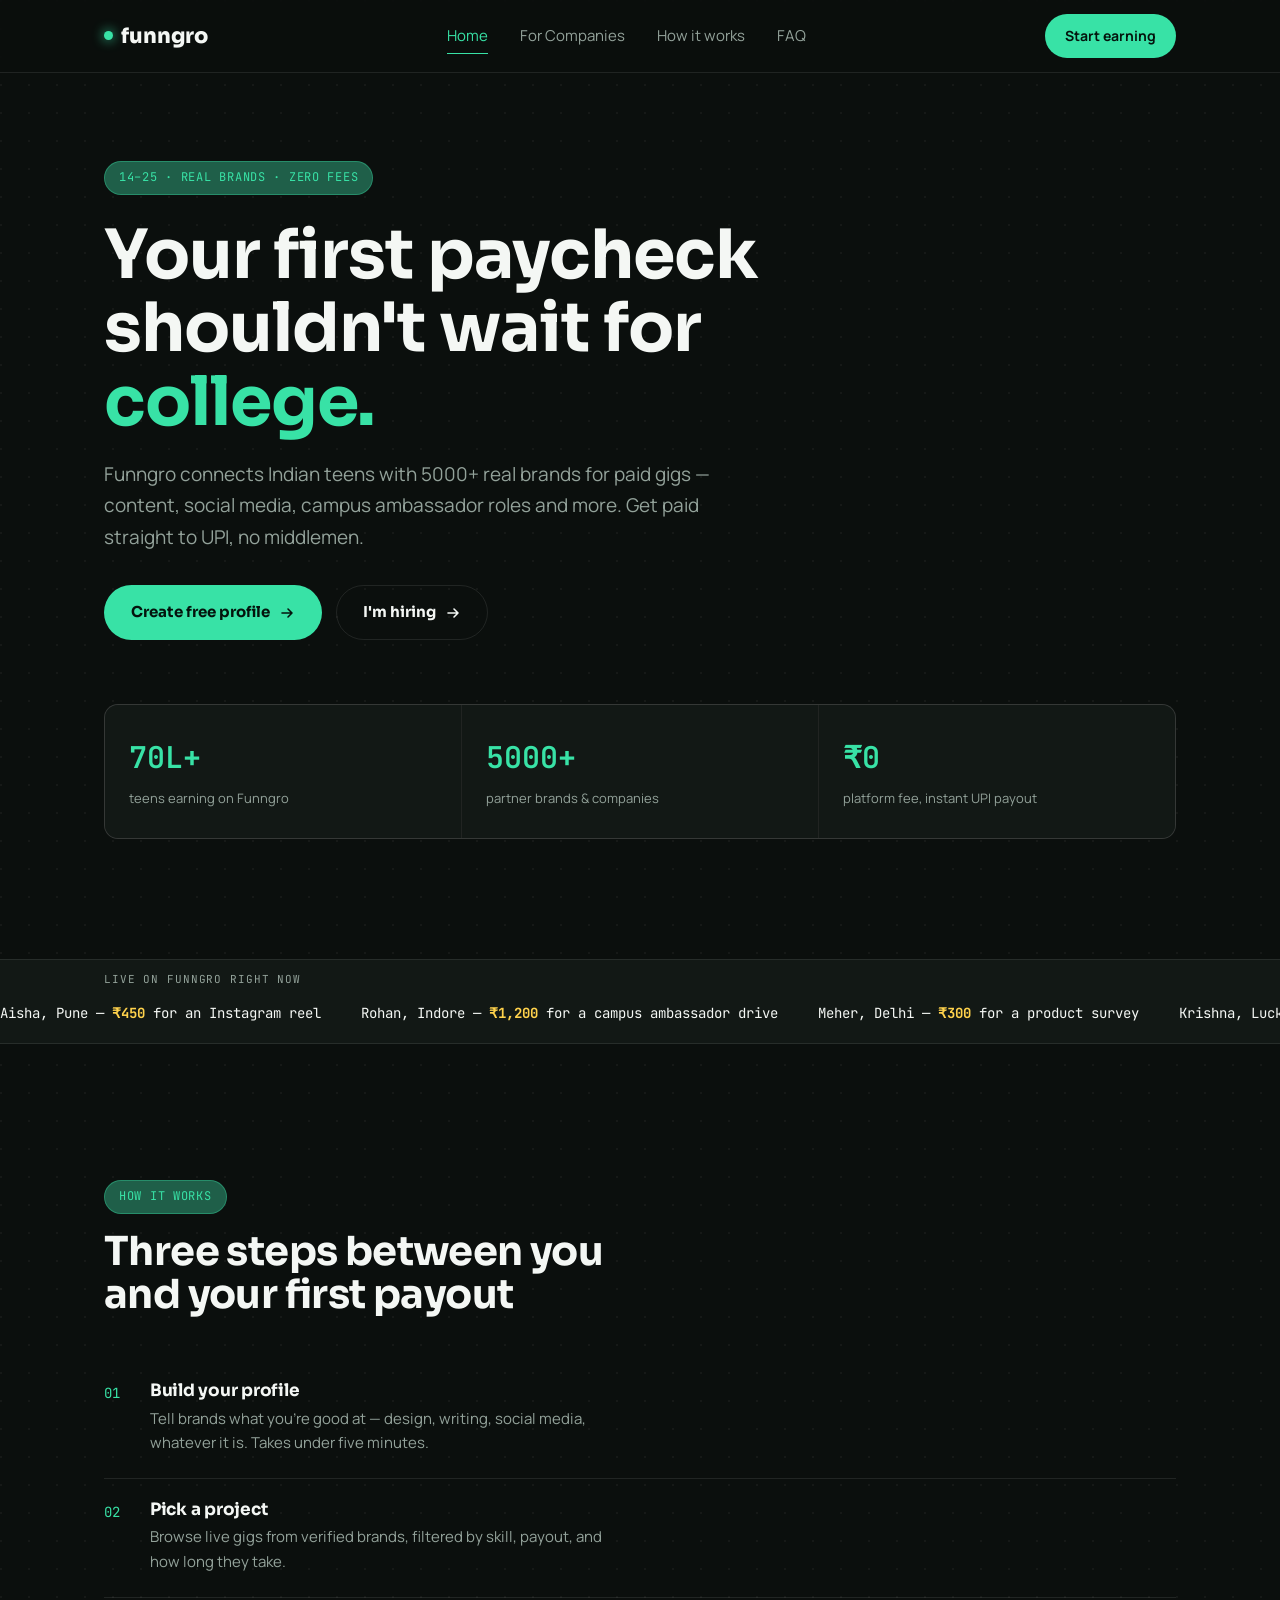
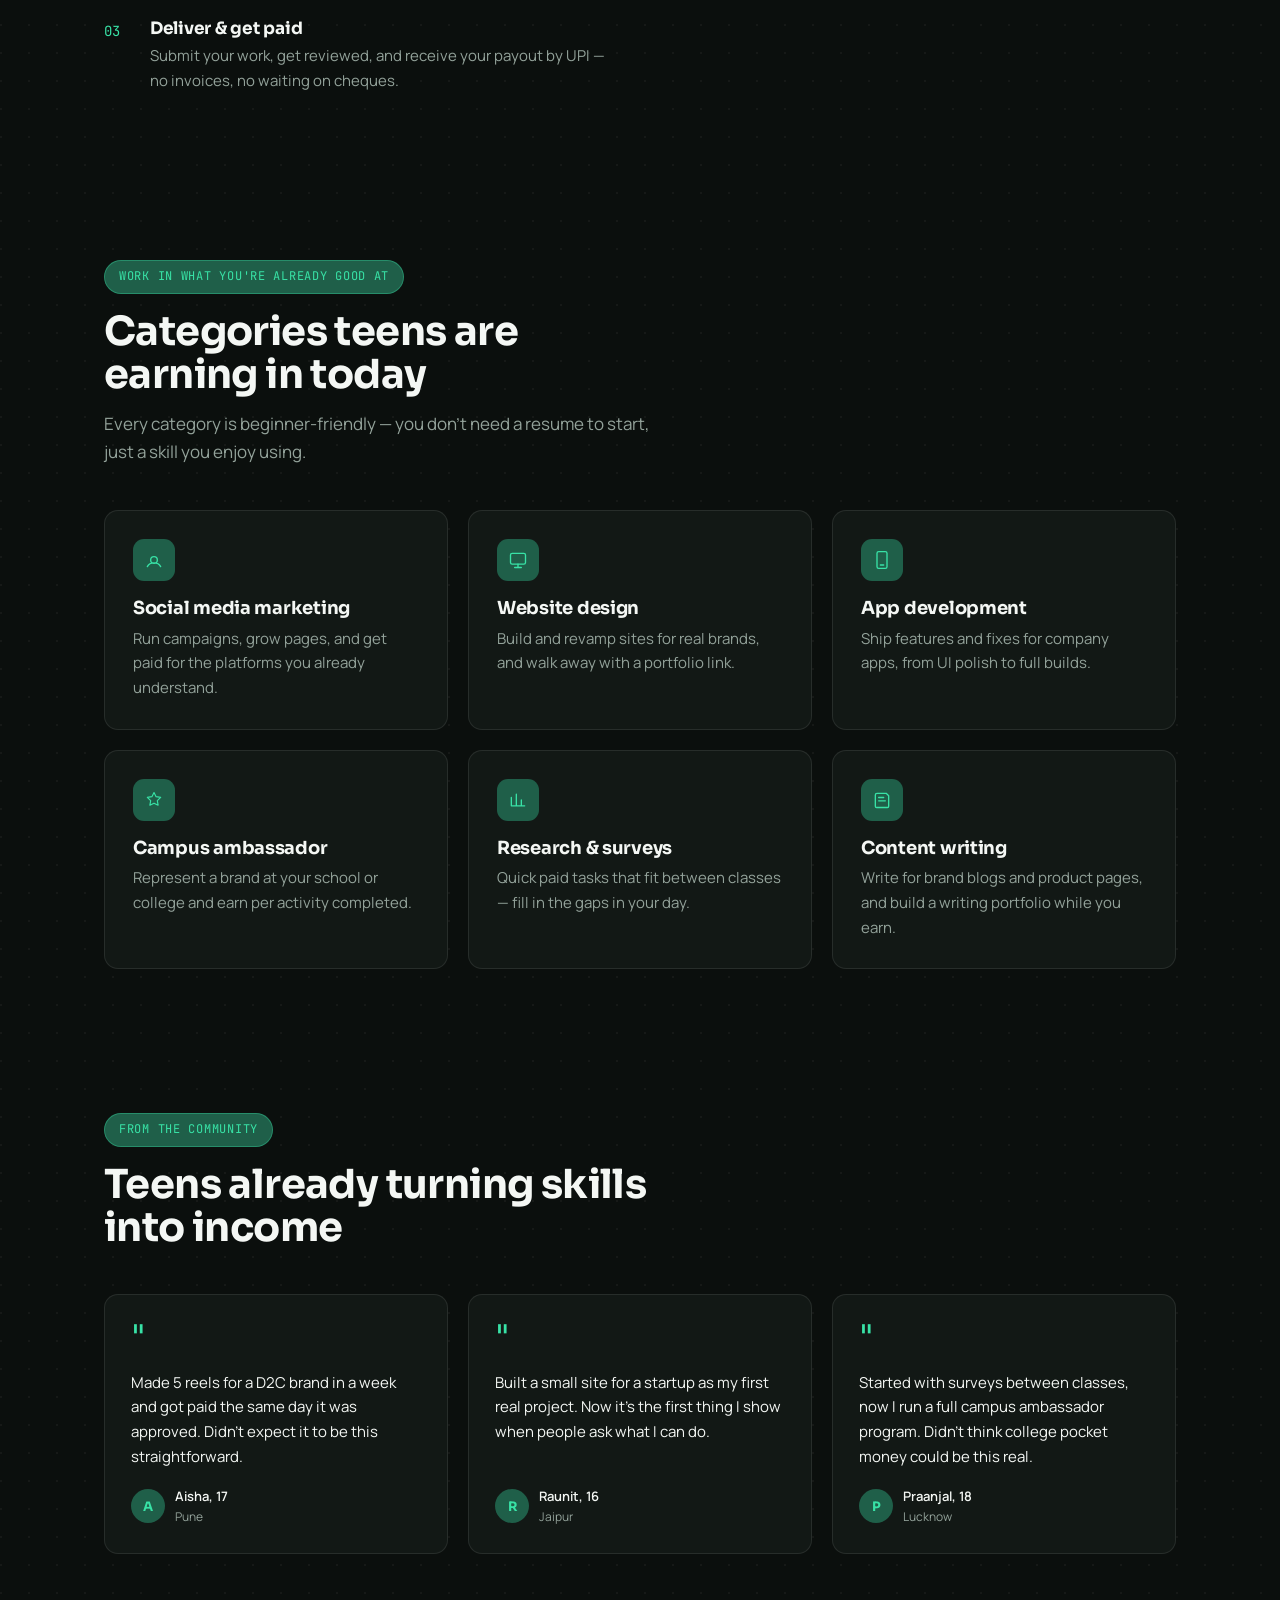
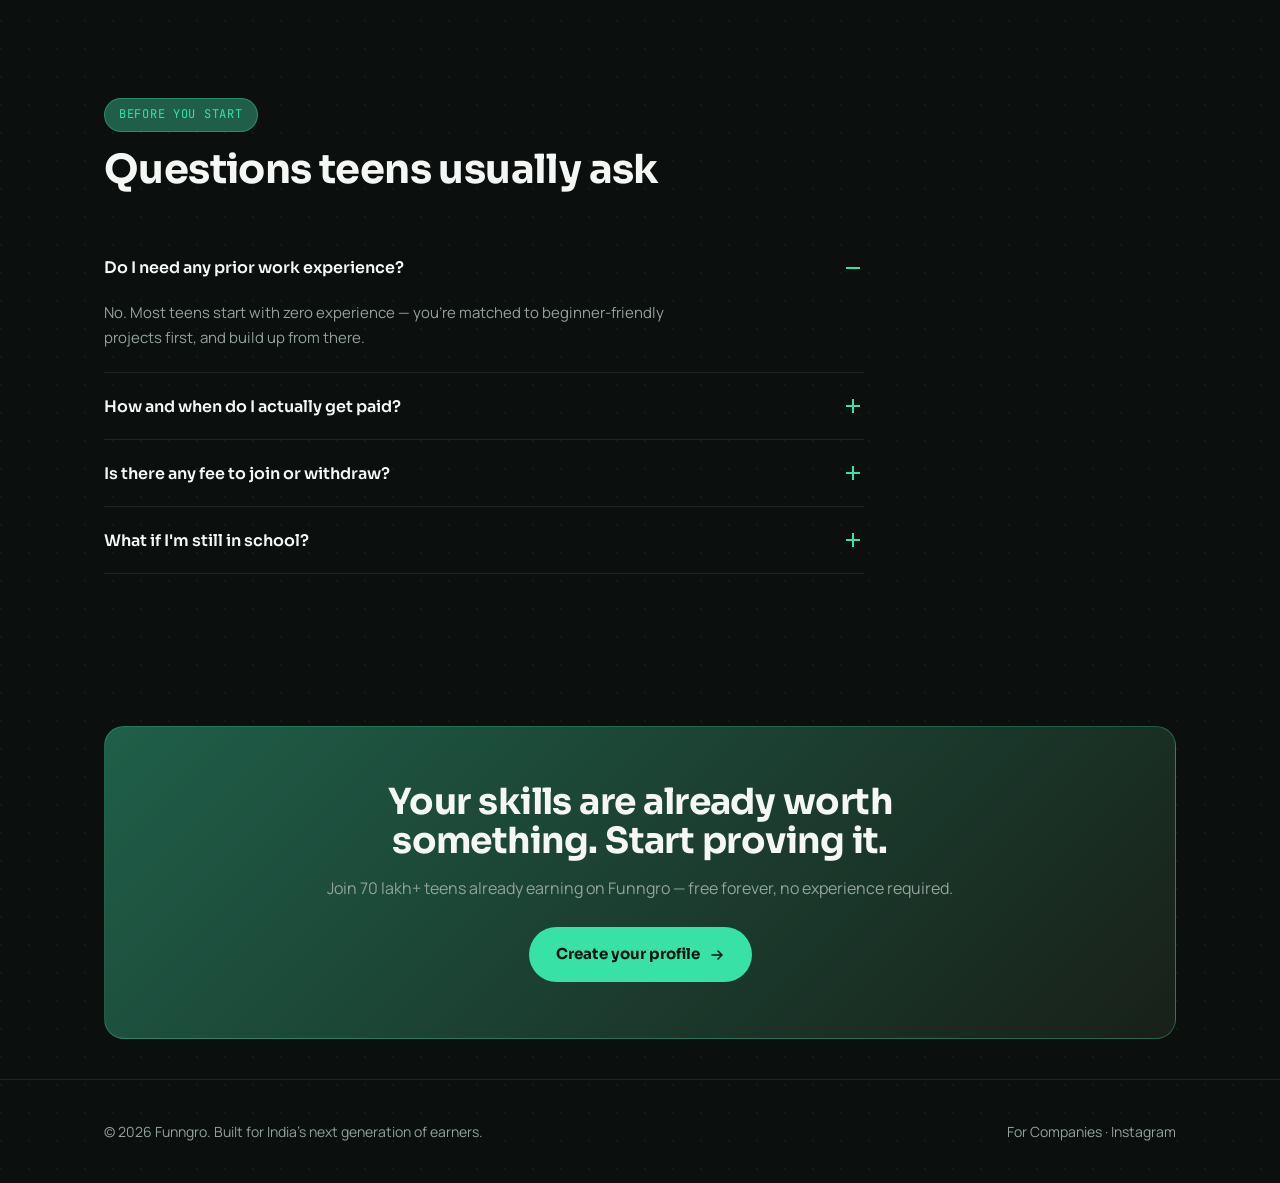
<file: index.html>
<!DOCTYPE html>
<html lang="en">
<head>
<meta charset="UTF-8">
<meta name="viewport" content="width=device-width, initial-scale=1.0">
<title>Funngro — India's Earning App for Teens | Earn Real Money via UPI</title>
<meta name="description" content="Funngro connects Indian teens with 5000+ real brands for paid gigs — social media, content, campus ambassador, app testing and more. No fees, instant UPI payouts.">
<meta name="keywords" content="teen earning app, funngro, earn money online india, teenlancer, freelance for students, gen z earning app">
<link rel="canonical" href="https://funngro.com/">
<link rel="stylesheet" href="style.css">
</head>
<body>

<nav class="nav">
  <div class="wrap">
    <div class="logo"><span class="dot"></span>funngro</div>
    <div class="nav-links">
      <a href="index.html" class="active">Home</a>
      <a href="companies.html">For Companies</a>
      <a href="#how">How it works</a>
      <a href="#faq">FAQ</a>
    </div>
    <div style="display:flex; align-items:center; gap:6px;">
      <a href="#" class="nav-cta">Start earning</a>
      <button class="nav-toggle" aria-label="Toggle menu" aria-expanded="false"><span></span><span></span><span></span></button>
    </div>
  </div>
  <div class="nav-mobile">
    <a href="index.html" class="active">Home</a>
    <a href="companies.html">For Companies</a>
    <a href="#how">How it works</a>
    <a href="#faq">FAQ</a>
  </div>
</nav>

<header class="hero">
  <div class="wrap">
    <span class="eyebrow reveal in">14–25 · Real brands · Zero fees</span>
    <h1 class="reveal in">Your first paycheck<br>shouldn't wait for <em>college.</em></h1>
    <p class="lede reveal in">Funngro connects Indian teens with 5000+ real brands for paid gigs — content, social media, campus ambassador roles and more. Get paid straight to UPI, no middlemen.</p>
    <div class="hero-actions reveal in">
      <a href="#" class="btn btn-primary">Create free profile <svg viewBox="0 0 16 16" fill="none"><path d="M3 8h10M9 4l4 4-4 4" stroke="currentColor" stroke-width="1.6" stroke-linecap="round" stroke-linejoin="round"/></svg></a>
      <a href="companies.html" class="btn btn-ghost">I'm hiring <svg viewBox="0 0 16 16" fill="none"><path d="M3 8h10M9 4l4 4-4 4" stroke="currentColor" stroke-width="1.6" stroke-linecap="round" stroke-linejoin="round"/></svg></a>
    </div>

    <div class="stats reveal">
      <div class="stat"><div class="num"><span data-count="70">0</span>L+</div><div class="label">teens earning on Funngro</div></div>
      <div class="stat"><div class="num"><span data-count="5000">0</span>+</div><div class="label">partner brands & companies</div></div>
      <div class="stat"><div class="num">₹<span data-count="0">0</span></div><div class="label">platform fee, instant UPI payout</div></div>
    </div>
  </div>
</header>

<section class="ticker-shell">
  <p class="ticker-label wrap">Live on Funngro right now</p>
  <div class="ticker">
    <span>Aisha, Pune — <b>₹450</b> for an Instagram reel</span>
    <span>Rohan, Indore — <b>₹1,200</b> for a campus ambassador drive</span>
    <span>Meher, Delhi — <b>₹300</b> for a product survey</span>
    <span>Krishna, Lucknow — <b>₹2,160</b> for an app UI project</span>
    <span>Zoya, Kochi — <b>₹600</b> for content writing</span>
    <span>Aisha, Pune — <b>₹450</b> for an Instagram reel</span>
    <span>Rohan, Indore — <b>₹1,200</b> for a campus ambassador drive</span>
    <span>Meher, Delhi — <b>₹300</b> for a product survey</span>
    <span>Krishna, Lucknow — <b>₹2,160</b> for an app UI project</span>
    <span>Zoya, Kochi — <b>₹600</b> for content writing</span>
  </div>
</section>

<section class="section" id="how">
  <div class="wrap">
    <div class="section-head reveal">
      <span class="eyebrow">How it works</span>
      <h2>Three steps between you and your first payout</h2>
    </div>
    <div class="step reveal">
      <div class="n">01</div>
      <div><h3>Build your profile</h3><p>Tell brands what you're good at — design, writing, social media, whatever it is. Takes under five minutes.</p></div>
    </div>
    <div class="step reveal">
      <div class="n">02</div>
      <div><h3>Pick a project</h3><p>Browse live gigs from verified brands, filtered by skill, payout, and how long they take.</p></div>
    </div>
    <div class="step reveal">
      <div class="n">03</div>
      <div><h3>Deliver & get paid</h3><p>Submit your work, get reviewed, and receive your payout by UPI — no invoices, no waiting on cheques.</p></div>
    </div>
  </div>
</section>

<section class="section" id="categories">
  <div class="wrap">
    <div class="section-head reveal">
      <span class="eyebrow">Work in what you're already good at</span>
      <h2>Categories teens are earning in today</h2>
      <p>Every category is beginner-friendly — you don't need a resume to start, just a skill you enjoy using.</p>
    </div>
    <div class="grid-3">
      <div class="card reveal">
        <div class="icon"><svg viewBox="0 0 24 24" fill="none"><path d="M8 12a4 4 0 118 0 4 4 0 01-8 0zM4 20c1.5-3 4-4.5 8-4.5s6.5 1.5 8 4.5" stroke="currentColor" stroke-width="1.6" stroke-linecap="round" stroke-linejoin="round"/></svg></div>
        <h3>Social media marketing</h3><p>Run campaigns, grow pages, and get paid for the platforms you already understand.</p>
      </div>
      <div class="card reveal">
        <div class="icon"><svg viewBox="0 0 24 24" fill="none"><rect x="3" y="4" width="18" height="13" rx="2" stroke="currentColor" stroke-width="1.6"/><path d="M8 21h8M12 17v4" stroke="currentColor" stroke-width="1.6" stroke-linecap="round"/></svg></div>
        <h3>Website design</h3><p>Build and revamp sites for real brands, and walk away with a portfolio link.</p>
      </div>
      <div class="card reveal">
        <div class="icon"><svg viewBox="0 0 24 24" fill="none"><rect x="6" y="2" width="12" height="20" rx="2" stroke="currentColor" stroke-width="1.6"/><path d="M10 18h4" stroke="currentColor" stroke-width="1.6" stroke-linecap="round"/></svg></div>
        <h3>App development</h3><p>Ship features and fixes for company apps, from UI polish to full builds.</p>
      </div>
      <div class="card reveal">
        <div class="icon"><svg viewBox="0 0 24 24" fill="none"><path d="M12 3l2.5 5 5.5.8-4 4 .9 5.4L12 15.8 7.1 18.2 8 12.8l-4-4 5.5-.8L12 3z" stroke="currentColor" stroke-width="1.4" stroke-linejoin="round"/></svg></div>
        <h3>Campus ambassador</h3><p>Represent a brand at your school or college and earn per activity completed.</p>
      </div>
      <div class="card reveal">
        <div class="icon"><svg viewBox="0 0 24 24" fill="none"><path d="M4 19V9M10 19V5M16 19v-7M20 19H4" stroke="currentColor" stroke-width="1.6" stroke-linecap="round" stroke-linejoin="round"/></svg></div>
        <h3>Research & surveys</h3><p>Quick paid tasks that fit between classes — fill in the gaps in your day.</p>
      </div>
      <div class="card reveal">
        <div class="icon"><svg viewBox="0 0 24 24" fill="none"><path d="M4 19.5V6a2 2 0 012-2h11l3 3v12.5a1.5 1.5 0 01-1.5 1.5H5.5A1.5 1.5 0 014 19.5z" stroke="currentColor" stroke-width="1.6" stroke-linejoin="round"/><path d="M8 9h6M8 13h8" stroke="currentColor" stroke-width="1.6" stroke-linecap="round"/></svg></div>
        <h3>Content writing</h3><p>Write for brand blogs and product pages, and build a writing portfolio while you earn.</p>
      </div>
    </div>
  </div>
</section>

<section class="section" id="testimonials">
  <div class="wrap">
    <div class="section-head reveal">
      <span class="eyebrow">From the community</span>
      <h2>Teens already turning skills into income</h2>
    </div>
    <div class="grid-3">
      <div class="testimonial reveal">
        <div class="quote-mark">"</div>
        <p class="msg">Made 5 reels for a D2C brand in a week and got paid the same day it was approved. Didn't expect it to be this straightforward.</p>
        <div class="who"><div class="avatar">A</div><div><div class="name">Aisha, 17</div><div class="role">Pune</div></div></div>
      </div>
      <div class="testimonial reveal">
        <div class="quote-mark">"</div>
        <p class="msg">Built a small site for a startup as my first real project. Now it's the first thing I show when people ask what I can do.</p>
        <div class="who"><div class="avatar">R</div><div><div class="name">Raunit, 16</div><div class="role">Jaipur</div></div></div>
      </div>
      <div class="testimonial reveal">
        <div class="quote-mark">"</div>
        <p class="msg">Started with surveys between classes, now I run a full campus ambassador program. Didn't think college pocket money could be this real.</p>
        <div class="who"><div class="avatar">P</div><div><div class="name">Praanjal, 18</div><div class="role">Lucknow</div></div></div>
      </div>
    </div>
  </div>
</section>

<section class="section" id="faq">
  <div class="wrap">
    <div class="section-head reveal">
      <span class="eyebrow">Before you start</span>
      <h2>Questions teens usually ask</h2>
    </div>
    <div style="max-width:760px;" class="reveal">
      <div class="faq-item open">
        <button class="faq-q" aria-expanded="true">Do I need any prior work experience?<span class="plus"></span></button>
        <div class="faq-a"><p>No. Most teens start with zero experience — you're matched to beginner-friendly projects first, and build up from there.</p></div>
      </div>
      <div class="faq-item">
        <button class="faq-q" aria-expanded="false">How and when do I actually get paid?<span class="plus"></span></button>
        <div class="faq-a"><p>Straight to your UPI ID once your submitted work is approved — no waiting on invoices or bank transfers.</p></div>
      </div>
      <div class="faq-item">
        <button class="faq-q" aria-expanded="false">Is there any fee to join or withdraw?<span class="plus"></span></button>
        <div class="faq-a"><p>Funngro is free to join, and there's no platform fee on your withdrawals.</p></div>
      </div>
      <div class="faq-item">
        <button class="faq-q" aria-expanded="false">What if I'm still in school?<span class="plus"></span></button>
        <div class="faq-a"><p>That's who Funngro is built for — projects are designed to fit around class hours, not compete with them.</p></div>
      </div>
    </div>
  </div>
</section>

<div class="wrap">
  <div class="cta-band reveal">
    <h2>Your skills are already worth something. Start proving it.</h2>
    <p>Join 70 lakh+ teens already earning on Funngro — free forever, no experience required.</p>
    <a href="#" class="btn btn-primary">Create your profile <svg viewBox="0 0 16 16" fill="none"><path d="M3 8h10M9 4l4 4-4 4" stroke="currentColor" stroke-width="1.6" stroke-linecap="round" stroke-linejoin="round"/></svg></a>
  </div>
</div>

<footer>
  <div class="wrap">
    <div>© 2026 Funngro. Built for India's next generation of earners.</div>
    <div><a href="companies.html">For Companies</a> · <a href="https://www.instagram.com/funngro/">Instagram</a></div>
  </div>
</footer>

<script src="app.js"></script>
</body>
</html>
</file>
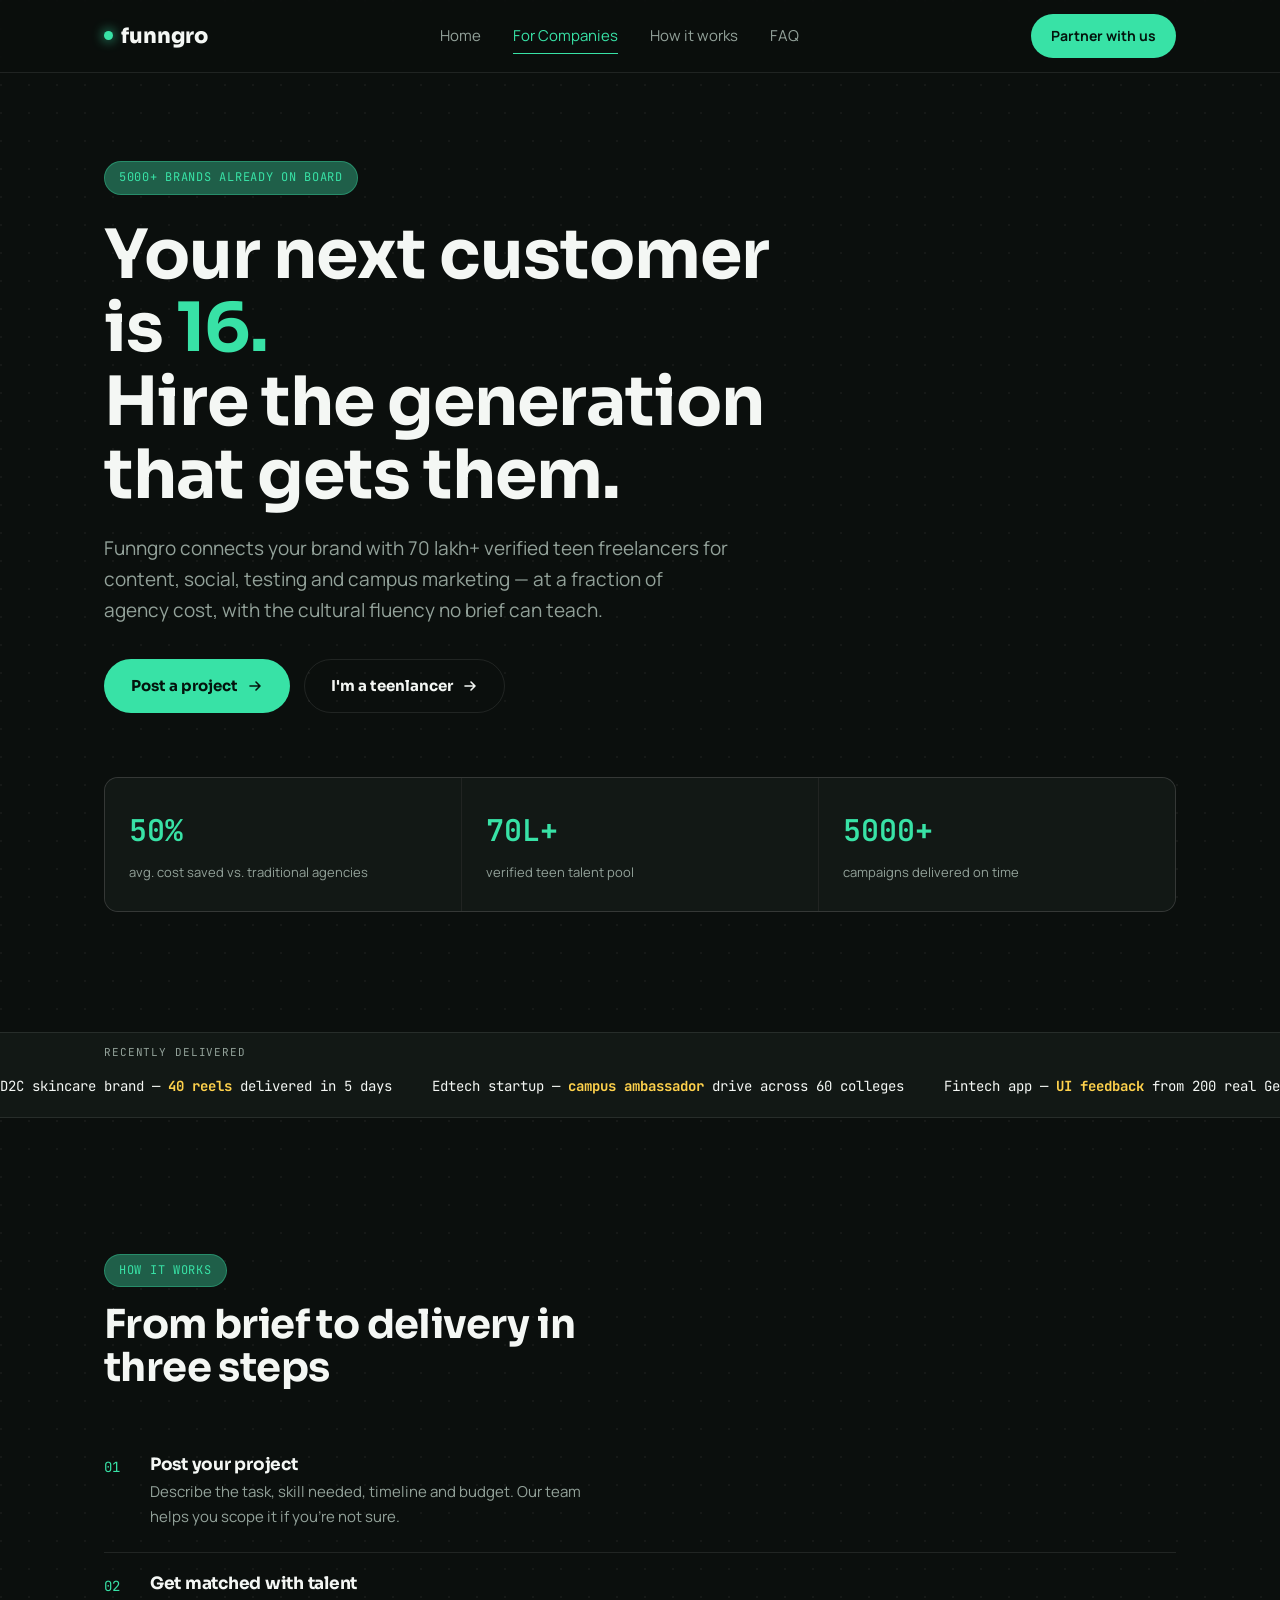
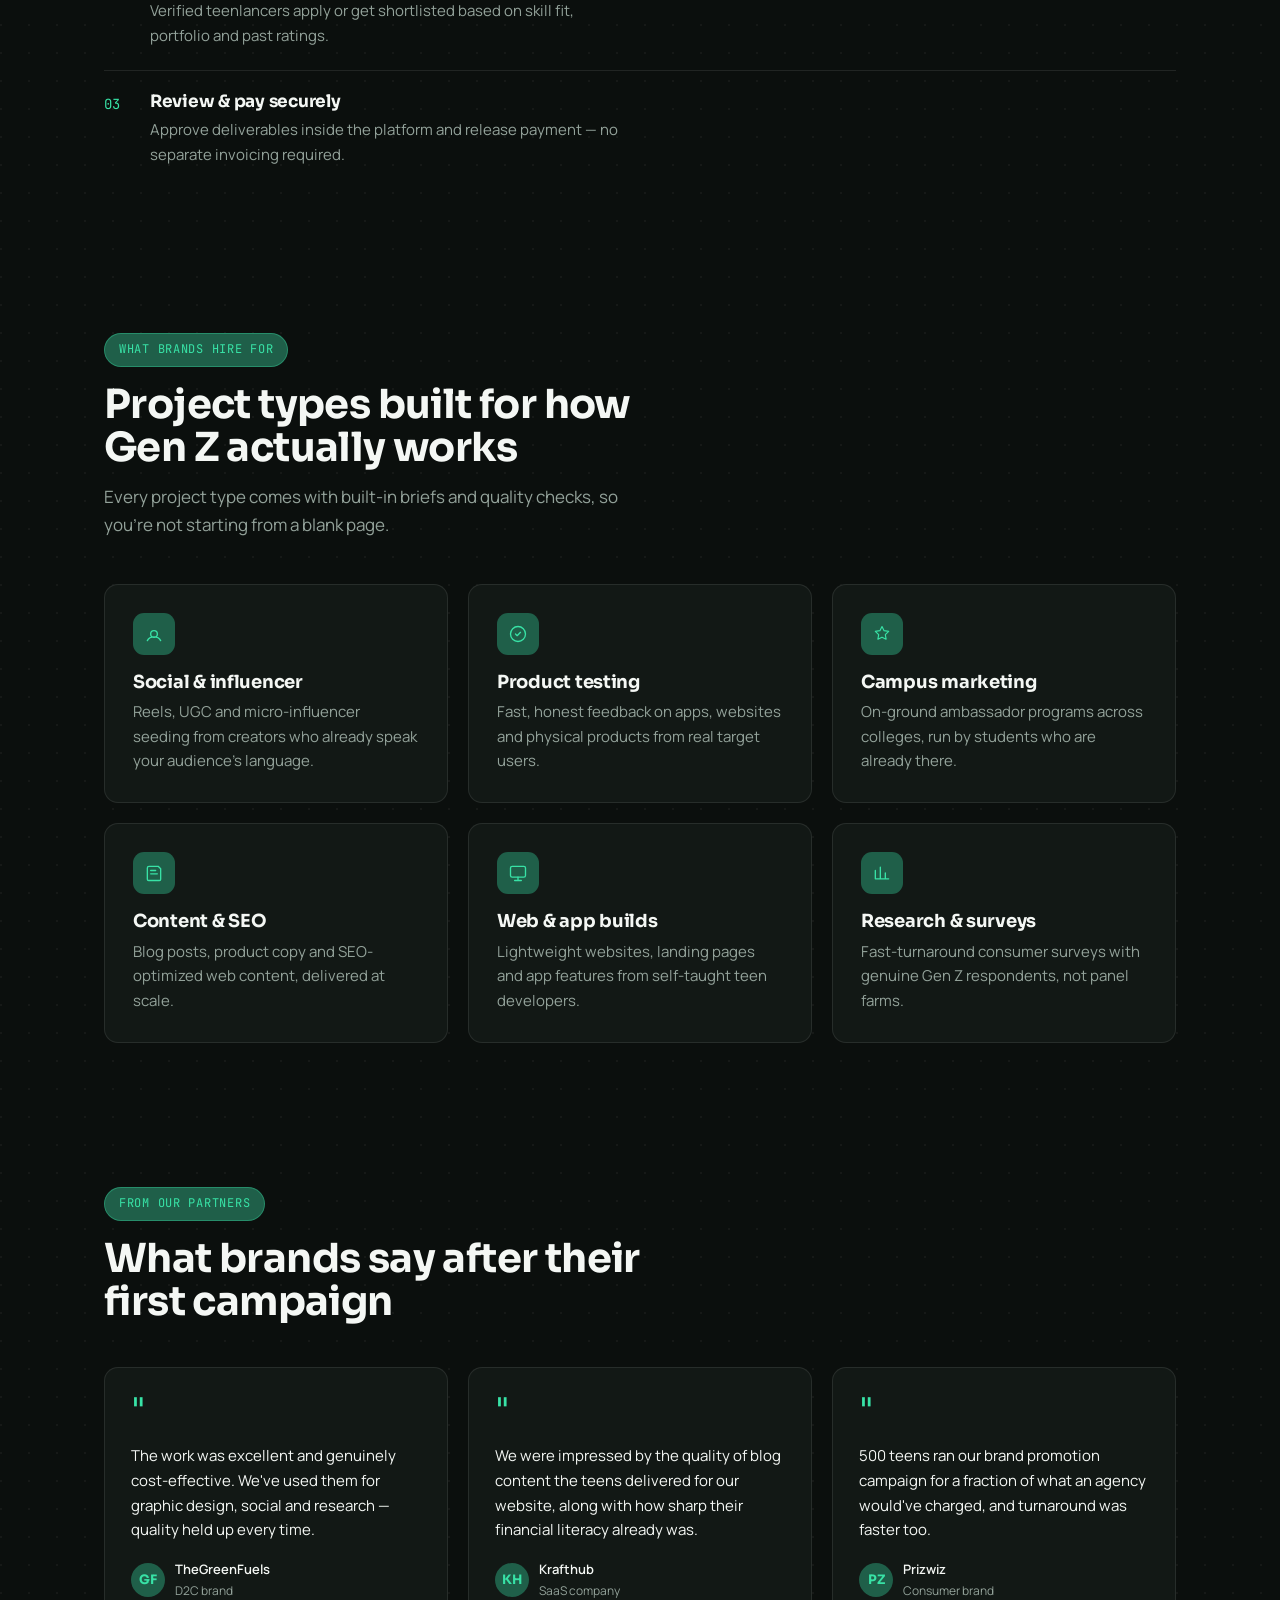
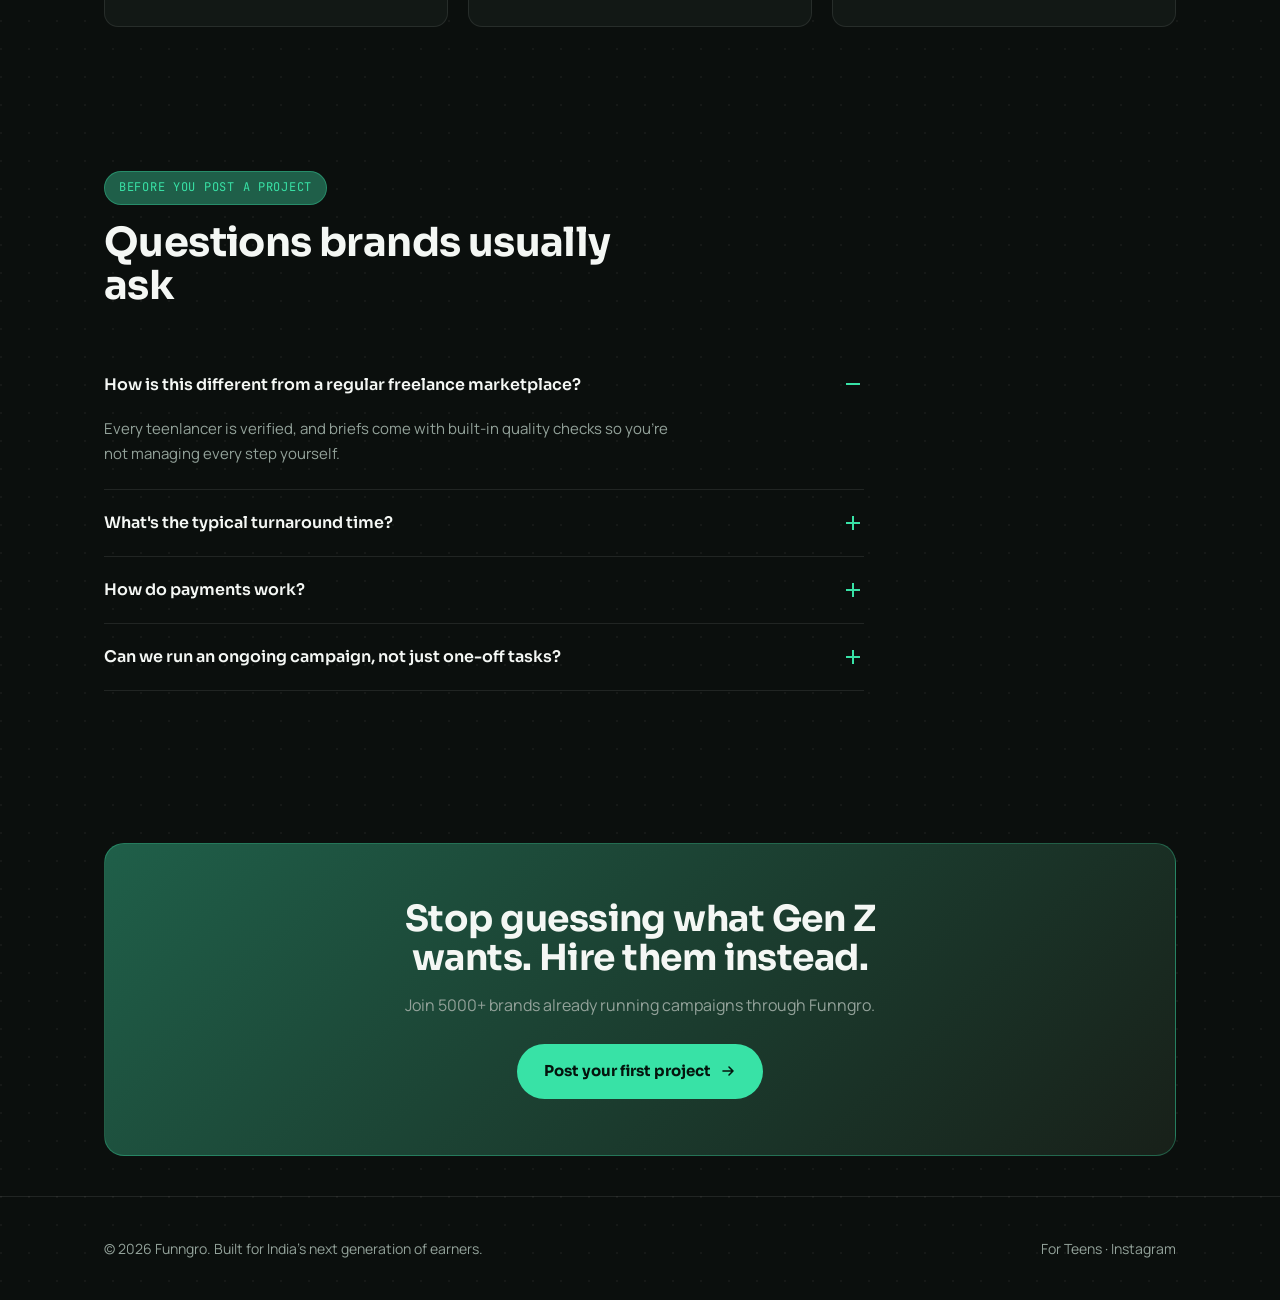
<file: companies.html>
<!DOCTYPE html>
<html lang="en">
<head>
<meta charset="UTF-8">
<meta name="viewport" content="width=device-width, initial-scale=1.0">
<title>Funngro for Companies — Hire India's Gen Z Teenlancers</title>
<meta name="description" content="Reach India's Gen Z through Funngro's network of 70 lakh+ verified teen freelancers. Cost-effective content, social media, testing and campus marketing at scale.">
<meta name="keywords" content="hire gen z, teen freelancers india, brand campaigns for teens, funngro for companies, teenlancer marketplace">
<link rel="canonical" href="https://funngro.com/company">
<link rel="stylesheet" href="style.css">
</head>
<body>

<nav class="nav">
  <div class="wrap">
    <div class="logo"><span class="dot"></span>funngro</div>
    <div class="nav-links">
      <a href="index.html">Home</a>
      <a href="companies.html" class="active">For Companies</a>
      <a href="#how">How it works</a>
      <a href="#faq">FAQ</a>
    </div>
    <div style="display:flex; align-items:center; gap:6px;">
      <a href="#" class="nav-cta">Partner with us</a>
      <button class="nav-toggle" aria-label="Toggle menu" aria-expanded="false"><span></span><span></span><span></span></button>
    </div>
  </div>
  <div class="nav-mobile">
    <a href="index.html">Home</a>
    <a href="companies.html" class="active">For Companies</a>
    <a href="#how">How it works</a>
    <a href="#faq">FAQ</a>
  </div>
</nav>

<header class="hero">
  <div class="wrap">
    <span class="eyebrow reveal in">5000+ brands already on board</span>
    <h1 class="reveal in">Your next customer is <em>16.</em><br>Hire the generation that gets them.</h1>
    <p class="lede reveal in">Funngro connects your brand with 70 lakh+ verified teen freelancers for content, social, testing and campus marketing — at a fraction of agency cost, with the cultural fluency no brief can teach.</p>
    <div class="hero-actions reveal in">
      <a href="#" class="btn btn-primary">Post a project <svg viewBox="0 0 16 16" fill="none"><path d="M3 8h10M9 4l4 4-4 4" stroke="currentColor" stroke-width="1.6" stroke-linecap="round" stroke-linejoin="round"/></svg></a>
      <a href="index.html" class="btn btn-ghost">I'm a teenlancer <svg viewBox="0 0 16 16" fill="none"><path d="M3 8h10M9 4l4 4-4 4" stroke="currentColor" stroke-width="1.6" stroke-linecap="round" stroke-linejoin="round"/></svg></a>
    </div>

    <div class="stats reveal">
      <div class="stat"><div class="num"><span data-count="50">0</span>%</div><div class="label">avg. cost saved vs. traditional agencies</div></div>
      <div class="stat"><div class="num"><span data-count="70">0</span>L+</div><div class="label">verified teen talent pool</div></div>
      <div class="stat"><div class="num"><span data-count="5000">0</span>+</div><div class="label">campaigns delivered on time</div></div>
    </div>
  </div>
</header>

<section class="ticker-shell">
  <p class="ticker-label wrap">Recently delivered</p>
  <div class="ticker">
    <span>D2C skincare brand — <b>40 reels</b> delivered in 5 days</span>
    <span>Edtech startup — <b>campus ambassador</b> drive across 60 colleges</span>
    <span>Fintech app — <b>UI feedback</b> from 200 real Gen Z testers</span>
    <span>Fashion label — <b>SEO content</b> for 30 product pages</span>
    <span>Gaming app — <b>influencer seeding</b> across 15 micro-creators</span>
    <span>D2C skincare brand — <b>40 reels</b> delivered in 5 days</span>
    <span>Edtech startup — <b>campus ambassador</b> drive across 60 colleges</span>
    <span>Fintech app — <b>UI feedback</b> from 200 real Gen Z testers</span>
    <span>Fashion label — <b>SEO content</b> for 30 product pages</span>
    <span>Gaming app — <b>influencer seeding</b> across 15 micro-creators</span>
  </div>
</section>

<section class="section" id="how">
  <div class="wrap">
    <div class="section-head reveal">
      <span class="eyebrow">How it works</span>
      <h2>From brief to delivery in three steps</h2>
    </div>
    <div class="step reveal">
      <div class="n">01</div>
      <div><h3>Post your project</h3><p>Describe the task, skill needed, timeline and budget. Our team helps you scope it if you're not sure.</p></div>
    </div>
    <div class="step reveal">
      <div class="n">02</div>
      <div><h3>Get matched with talent</h3><p>Verified teenlancers apply or get shortlisted based on skill fit, portfolio and past ratings.</p></div>
    </div>
    <div class="step reveal">
      <div class="n">03</div>
      <div><h3>Review & pay securely</h3><p>Approve deliverables inside the platform and release payment — no separate invoicing required.</p></div>
    </div>
  </div>
</section>

<section class="section" id="categories">
  <div class="wrap">
    <div class="section-head reveal">
      <span class="eyebrow">What brands hire for</span>
      <h2>Project types built for how Gen Z actually works</h2>
      <p>Every project type comes with built-in briefs and quality checks, so you're not starting from a blank page.</p>
    </div>
    <div class="grid-3">
      <div class="card reveal">
        <div class="icon"><svg viewBox="0 0 24 24" fill="none"><path d="M8 12a4 4 0 118 0 4 4 0 01-8 0zM4 20c1.5-3 4-4.5 8-4.5s6.5 1.5 8 4.5" stroke="currentColor" stroke-width="1.6" stroke-linecap="round" stroke-linejoin="round"/></svg></div>
        <h3>Social & influencer</h3><p>Reels, UGC and micro-influencer seeding from creators who already speak your audience's language.</p>
      </div>
      <div class="card reveal">
        <div class="icon"><svg viewBox="0 0 24 24" fill="none"><path d="M9 12l2 2 4-4" stroke="currentColor" stroke-width="1.6" stroke-linecap="round" stroke-linejoin="round"/><circle cx="12" cy="12" r="9" stroke="currentColor" stroke-width="1.6"/></svg></div>
        <h3>Product testing</h3><p>Fast, honest feedback on apps, websites and physical products from real target users.</p>
      </div>
      <div class="card reveal">
        <div class="icon"><svg viewBox="0 0 24 24" fill="none"><path d="M12 3l2.5 5 5.5.8-4 4 .9 5.4L12 15.8 7.1 18.2 8 12.8l-4-4 5.5-.8L12 3z" stroke="currentColor" stroke-width="1.4" stroke-linejoin="round"/></svg></div>
        <h3>Campus marketing</h3><p>On-ground ambassador programs across colleges, run by students who are already there.</p>
      </div>
      <div class="card reveal">
        <div class="icon"><svg viewBox="0 0 24 24" fill="none"><path d="M4 19.5V6a2 2 0 012-2h11l3 3v12.5a1.5 1.5 0 01-1.5 1.5H5.5A1.5 1.5 0 014 19.5z" stroke="currentColor" stroke-width="1.6" stroke-linejoin="round"/><path d="M8 9h6M8 13h8" stroke="currentColor" stroke-width="1.6" stroke-linecap="round"/></svg></div>
        <h3>Content & SEO</h3><p>Blog posts, product copy and SEO-optimized web content, delivered at scale.</p>
      </div>
      <div class="card reveal">
        <div class="icon"><svg viewBox="0 0 24 24" fill="none"><rect x="3" y="4" width="18" height="13" rx="2" stroke="currentColor" stroke-width="1.6"/><path d="M8 21h8M12 17v4" stroke="currentColor" stroke-width="1.6" stroke-linecap="round"/></svg></div>
        <h3>Web & app builds</h3><p>Lightweight websites, landing pages and app features from self-taught teen developers.</p>
      </div>
      <div class="card reveal">
        <div class="icon"><svg viewBox="0 0 24 24" fill="none"><path d="M4 19V9M10 19V5M16 19v-7M20 19H4" stroke="currentColor" stroke-width="1.6" stroke-linecap="round" stroke-linejoin="round"/></svg></div>
        <h3>Research & surveys</h3><p>Fast-turnaround consumer surveys with genuine Gen Z respondents, not panel farms.</p>
      </div>
    </div>
  </div>
</section>

<section class="section" id="testimonials">
  <div class="wrap">
    <div class="section-head reveal">
      <span class="eyebrow">From our partners</span>
      <h2>What brands say after their first campaign</h2>
    </div>
    <div class="grid-3">
      <div class="testimonial reveal">
        <div class="quote-mark">"</div>
        <p class="msg">The work was excellent and genuinely cost-effective. We've used them for graphic design, social and research — quality held up every time.</p>
        <div class="who"><div class="avatar">GF</div><div><div class="name">TheGreenFuels</div><div class="role">D2C brand</div></div></div>
      </div>
      <div class="testimonial reveal">
        <div class="quote-mark">"</div>
        <p class="msg">We were impressed by the quality of blog content the teens delivered for our website, along with how sharp their financial literacy already was.</p>
        <div class="who"><div class="avatar">KH</div><div><div class="name">Krafthub</div><div class="role">SaaS company</div></div></div>
      </div>
      <div class="testimonial reveal">
        <div class="quote-mark">"</div>
        <p class="msg">500 teens ran our brand promotion campaign for a fraction of what an agency would've charged, and turnaround was faster too.</p>
        <div class="who"><div class="avatar">PZ</div><div><div class="name">Prizwiz</div><div class="role">Consumer brand</div></div></div>
      </div>
    </div>
  </div>
</section>

<section class="section" id="faq">
  <div class="wrap">
    <div class="section-head reveal">
      <span class="eyebrow">Before you post a project</span>
      <h2>Questions brands usually ask</h2>
    </div>
    <div style="max-width:760px;" class="reveal">
      <div class="faq-item open">
        <button class="faq-q" aria-expanded="true">How is this different from a regular freelance marketplace?<span class="plus"></span></button>
        <div class="faq-a"><p>Every teenlancer is verified, and briefs come with built-in quality checks so you're not managing every step yourself.</p></div>
      </div>
      <div class="faq-item">
        <button class="faq-q" aria-expanded="false">What's the typical turnaround time?<span class="plus"></span></button>
        <div class="faq-a"><p>Most content and social campaigns are delivered within 3–7 days depending on scope, shown upfront when you post a project.</p></div>
      </div>
      <div class="faq-item">
        <button class="faq-q" aria-expanded="false">How do payments work?<span class="plus"></span></button>
        <div class="faq-a"><p>You review deliverables inside the platform and release payment directly — no separate invoicing process.</p></div>
      </div>
      <div class="faq-item">
        <button class="faq-q" aria-expanded="false">Can we run an ongoing campaign, not just one-off tasks?<span class="plus"></span></button>
        <div class="faq-a"><p>Yes — campus ambassador drives and recurring content programs are some of the most common project types on Funngro.</p></div>
      </div>
    </div>
  </div>
</section>

<div class="wrap">
  <div class="cta-band reveal">
    <h2>Stop guessing what Gen Z wants. Hire them instead.</h2>
    <p>Join 5000+ brands already running campaigns through Funngro.</p>
    <a href="#" class="btn btn-primary">Post your first project <svg viewBox="0 0 16 16" fill="none"><path d="M3 8h10M9 4l4 4-4 4" stroke="currentColor" stroke-width="1.6" stroke-linecap="round" stroke-linejoin="round"/></svg></a>
  </div>
</div>

<footer>
  <div class="wrap">
    <div>© 2026 Funngro. Built for India's next generation of earners.</div>
    <div><a href="index.html">For Teens</a> · <a href="https://www.instagram.com/funngro/">Instagram</a></div>
  </div>
</footer>

<script src="app.js"></script>
</body>
</html>
</file>
<file: style.css>
/* ============================================
   Funngro — Design tokens
   Theme kept as-is per project brief: dark base
   (#0B0F0D — Funngro's own theme-color) + mint/
   coral/yellow accent system. Typography, texture,
   iconography and interaction depth taken further.
   ============================================ */

@import url('https://fonts.googleapis.com/css2?family=Sora:wght@400;600;700;800&family=Manrope:wght@400;500;600;700&family=JetBrains+Mono:wght@400;500;600&display=swap');

:root{
  --bg:            #0B0F0D;
  --bg-elev:       #121815;
  --bg-elev-2:     #182019;
  --border:        rgba(255,255,255,0.09);
  --text:          #F4F7F4;
  --text-dim:      #93A29A;

  --mint:          #38E2A6;
  --mint-dim:      #1F5F49;
  --coral:         #FF6B4E;
  --yellow:        #FFD24C;

  --radius:        14px;
  --max:           1120px;
  --ease:          cubic-bezier(.16,.84,.44,1);
}

*{ box-sizing:border-box; margin:0; padding:0; }

html{ scroll-behavior:smooth; }

body{
  background:
    radial-gradient(circle at 1px 1px, rgba(255,255,255,0.045) 1px, transparent 0) 0 0/28px 28px,
    var(--bg);
  color:var(--text);
  font-family:'Manrope', sans-serif;
  font-size:16px;
  line-height:1.65;
  -webkit-font-smoothing:antialiased;
}

h1,h2,h3, .display{
  font-family:'Sora', sans-serif;
  font-weight:700;
  letter-spacing:-0.015em;
  line-height:1.08;
}

.mono{
  font-family:'JetBrains Mono', monospace;
}

a{ color:inherit; text-decoration:none; }

img, svg{ display:block; max-width:100%; }

.wrap{
  max-width:var(--max);
  margin:0 auto;
  padding:0 24px;
}

/* focus visibility */
a:focus-visible, button:focus-visible{
  outline:2px solid var(--mint);
  outline-offset:3px;
}

/* scroll-reveal (JS toggles .in) */
.reveal{
  opacity:0; transform:translateY(18px);
  transition:opacity .7s var(--ease), transform .7s var(--ease);
}
.reveal.in{ opacity:1; transform:none; }
@media (prefers-reduced-motion: reduce){
  .reveal{ opacity:1; transform:none; transition:none; }
}

/* -------- Nav -------- */
.nav{
  position:sticky; top:0; z-index:50;
  background:rgba(11,15,13,0.85);
  backdrop-filter:blur(10px);
  border-bottom:1px solid var(--border);
}
.nav .wrap{
  display:flex; align-items:center; justify-content:space-between;
  height:72px;
}
.logo{
  font-family:'Sora'; font-weight:800; font-size:21px;
  display:flex; align-items:center; gap:8px;
}
.logo .dot{
  width:9px; height:9px; border-radius:50%;
  background:var(--mint);
  box-shadow:0 0 12px var(--mint);
}
.nav-links{ display:flex; gap:32px; font-size:15px; color:var(--text-dim); }
.nav-links a{ position:relative; padding:4px 0; }
.nav-links a::after{
  content:""; position:absolute; left:0; right:100%; bottom:-2px; height:1px;
  background:var(--mint); transition:right .3s var(--ease);
}
.nav-links a:hover{ color:var(--text); }
.nav-links a:hover::after{ right:0; }
.nav-links a.active{ color:var(--mint); }
.nav-links a.active::after{ right:0; }
.nav-cta{
  background:var(--mint); color:#04140D;
  font-weight:700; font-size:14px;
  padding:10px 20px; border-radius:999px;
  transition:transform .25s var(--ease), box-shadow .25s var(--ease);
}
.nav-cta:hover{ transform:translateY(-1px); box-shadow:0 6px 20px rgba(56,226,166,0.35); }

/* mobile hamburger */
.nav-toggle{
  display:none; flex-direction:column; gap:5px;
  background:none; border:none; cursor:pointer; padding:8px;
}
.nav-toggle span{
  width:22px; height:2px; background:var(--text);
  transition:transform .3s var(--ease), opacity .3s var(--ease);
}
.nav-toggle.open span:nth-child(1){ transform:translateY(7px) rotate(45deg); }
.nav-toggle.open span:nth-child(2){ opacity:0; }
.nav-toggle.open span:nth-child(3){ transform:translateY(-7px) rotate(-45deg); }

.nav-mobile{
  display:none; flex-direction:column; gap:2px;
  border-top:1px solid var(--border);
  background:var(--bg-elev);
}
.nav-mobile.open{ display:flex; }
.nav-mobile a{
  padding:16px 24px; font-size:15px; color:var(--text-dim);
  border-bottom:1px solid var(--border);
}
.nav-mobile a.active{ color:var(--mint); }

/* -------- Hero -------- */
.hero{ padding:88px 0 56px; position:relative; overflow:hidden; }
.eyebrow{
  display:inline-flex; align-items:center; gap:8px;
  font-family:'JetBrains Mono'; font-size:12px; letter-spacing:0.06em;
  text-transform:uppercase; color:var(--mint);
  background:var(--mint-dim); border:1px solid rgba(56,226,166,0.35);
  padding:6px 14px; border-radius:999px; margin-bottom:24px;
}
.hero h1{
  font-size:clamp(38px, 6vw, 68px);
  max-width:14ch;
}
.hero h1 em{
  font-style:normal; color:var(--mint);
}
.hero p.lede{
  margin-top:20px; max-width:52ch;
  font-size:19px; color:var(--text-dim);
}
.hero-actions{ display:flex; gap:14px; margin-top:32px; flex-wrap:wrap; }
.btn{
  display:inline-flex; align-items:center; gap:9px;
  font-weight:700; font-size:15px; font-family:'Sora';
  padding:14px 26px; border-radius:999px;
  border:1px solid transparent;
  transition:transform .25s var(--ease), box-shadow .25s var(--ease), border-color .25s var(--ease);
}
.btn svg{ width:16px; height:16px; transition:transform .25s var(--ease); }
.btn-primary{ background:var(--mint); color:#04140D; }
.btn-primary:hover{ transform:translateY(-2px); box-shadow:0 10px 28px rgba(56,226,166,0.32); }
.btn-primary:hover svg{ transform:translateX(3px); }
.btn-ghost{ border-color:var(--border); color:var(--text); }
.btn-ghost:hover{ border-color:var(--mint); color:var(--mint); }
.btn-ghost:hover svg{ transform:translateX(3px); }

/* -------- Stat strip -------- */
.stats{
  display:grid; grid-template-columns:repeat(3,1fr);
  gap:1px; background:var(--border);
  border:1px solid var(--border); border-radius:var(--radius);
  overflow:hidden; margin-top:64px;
}
.stat{ background:var(--bg-elev); padding:28px 24px; transition:background .25s; }
.stat:hover{ background:var(--bg-elev-2); }
.stat .num{ font-family:'JetBrains Mono'; font-size:30px; color:var(--mint); font-weight:600; }
.stat .label{ font-size:13px; color:var(--text-dim); margin-top:6px; }

/* -------- Ticker (signature element) -------- */
.ticker-shell{
  border-top:1px solid var(--border);
  border-bottom:1px solid var(--border);
  background:var(--bg-elev);
  overflow:hidden; margin:64px 0;
}
.ticker-label{
  font-family:'JetBrains Mono'; font-size:11px; letter-spacing:0.08em;
  color:var(--text-dim); text-transform:uppercase;
  padding:10px 24px 0;
}
.ticker{
  display:flex; gap:40px; white-space:nowrap;
  padding:14px 0 18px;
  animation:scroll 26s linear infinite;
  width:max-content;
}
.ticker span{
  font-family:'JetBrains Mono'; font-size:14px; color:var(--text);
}
.ticker span b{ color:var(--yellow); }
@keyframes scroll{
  from{ transform:translateX(0); }
  to{ transform:translateX(-50%); }
}
@media (prefers-reduced-motion: reduce){
  .ticker{ animation:none; overflow-x:auto; }
}

/* -------- Sections -------- */
.section{ padding:72px 0; }
.section-head{ max-width:56ch; margin-bottom:44px; }
.section-head .eyebrow{ margin-bottom:16px; }
.section-head h2{ font-size:clamp(28px,3.6vw,40px); }
.section-head p{ color:var(--text-dim); margin-top:14px; font-size:17px; }

.grid-3{ display:grid; grid-template-columns:repeat(3,1fr); gap:20px; }
.grid-2{ display:grid; grid-template-columns:repeat(2,1fr); gap:20px; }

.card{
  background:var(--bg-elev);
  border:1px solid var(--border);
  border-radius:var(--radius);
  padding:28px;
  transition:transform .3s var(--ease), border-color .3s var(--ease), background .3s var(--ease);
}
.card:hover{
  transform:translateY(-4px);
  border-color:rgba(56,226,166,0.4);
  background:var(--bg-elev-2);
}
.card .icon{
  width:42px; height:42px; border-radius:11px;
  background:var(--mint-dim); color:var(--mint);
  display:flex; align-items:center; justify-content:center;
  margin-bottom:18px;
  transition:background .3s, color .3s;
}
.card .icon svg{ width:20px; height:20px; }
.card:hover .icon{ background:var(--mint); color:#04140D; }
.card h3{ font-size:18px; margin-bottom:8px; }
.card p{ color:var(--text-dim); font-size:15px; }

.step{
  display:flex; gap:18px; padding:22px 0;
  border-bottom:1px solid var(--border);
}
.step:last-child{ border-bottom:none; }
.step .n{
  font-family:'JetBrains Mono'; color:var(--mint);
  font-size:14px; min-width:28px;
}
.step h3{ font-size:17px; margin-bottom:6px; }
.step p{ color:var(--text-dim); font-size:15px; max-width:52ch; }

/* -------- Testimonials -------- */
.testimonial{
  background:var(--bg-elev);
  border:1px solid var(--border);
  border-radius:var(--radius);
  padding:26px;
  display:flex; flex-direction:column; gap:16px;
}
.testimonial .quote-mark{
  font-family:'Sora'; font-size:34px; color:var(--mint); line-height:1;
}
.testimonial p.msg{ font-size:15px; color:var(--text); }
.testimonial .who{ display:flex; align-items:center; gap:10px; margin-top:auto; }
.testimonial .avatar{
  width:34px; height:34px; border-radius:50%;
  background:var(--mint-dim); color:var(--mint);
  display:flex; align-items:center; justify-content:center;
  font-family:'Sora'; font-weight:700; font-size:13px;
}
.testimonial .name{ font-size:13px; font-weight:600; }
.testimonial .role{ font-size:12px; color:var(--text-dim); }

/* -------- FAQ accordion -------- */
.faq-item{
  border-bottom:1px solid var(--border);
}
.faq-q{
  width:100%; background:none; border:none; text-align:left;
  display:flex; align-items:center; justify-content:space-between; gap:16px;
  padding:22px 0; cursor:pointer; color:var(--text);
  font-family:'Sora'; font-weight:600; font-size:16px;
}
.faq-q .plus{
  flex-shrink:0; width:22px; height:22px; position:relative;
}
.faq-q .plus::before, .faq-q .plus::after{
  content:""; position:absolute; background:var(--mint);
  top:50%; left:50%; transform:translate(-50%,-50%);
  transition:transform .3s var(--ease);
}
.faq-q .plus::before{ width:14px; height:2px; }
.faq-q .plus::after{ width:2px; height:14px; }
.faq-item.open .plus::after{ transform:translate(-50%,-50%) rotate(90deg); opacity:0; }
.faq-a{
  max-height:0; overflow:hidden;
  transition:max-height .35s var(--ease);
}
.faq-a p{ color:var(--text-dim); font-size:15px; padding-bottom:22px; max-width:64ch; }
.faq-item.open .faq-a{ max-height:200px; }

.cta-band{
  background:linear-gradient(135deg, var(--mint-dim), var(--bg-elev-2));
  border:1px solid rgba(56,226,166,0.3);
  border-radius:20px;
  padding:56px 40px;
  text-align:center;
  margin:80px 0 40px;
}
.cta-band h2{ font-size:clamp(26px,3.4vw,36px); max-width:22ch; margin:0 auto; }
.cta-band p{ color:var(--text-dim); margin-top:14px; }
.cta-band .btn{ margin-top:26px; }

footer{
  border-top:1px solid var(--border);
  padding:40px 0; color:var(--text-dim); font-size:14px;
}
footer .wrap{ display:flex; justify-content:space-between; flex-wrap:wrap; gap:16px; }
footer a:hover{ color:var(--mint); }

@media (max-width:800px){
  .nav-links{ display:none; }
  .nav-toggle{ display:flex; }
  .stats{ grid-template-columns:1fr; }
  .grid-3{ grid-template-columns:1fr; }
  .grid-2{ grid-template-columns:1fr; }
  footer .wrap{ flex-direction:column; }
}
</file>
